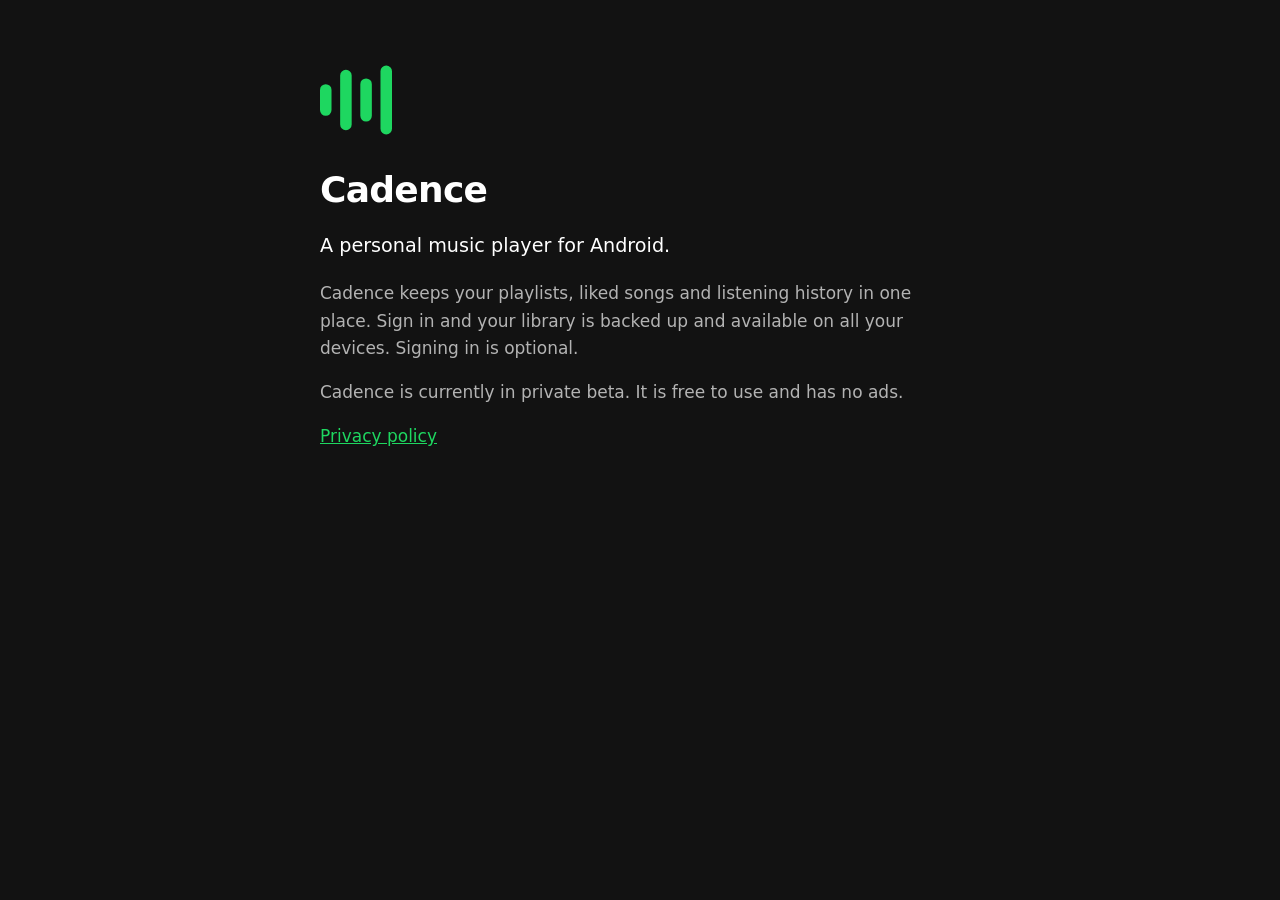
<file: index.html>
<!doctype html>
<html lang="en">
<head>
<meta charset="utf-8">
<meta name="viewport" content="width=device-width, initial-scale=1">
<title>Cadence</title>
<meta name="description" content="Cadence is a personal music player for Android.">
<link rel="stylesheet" href="style.css">
</head>
<body>
<main>
  <svg class="logo" viewBox="0 0 50 50" role="img" aria-label="Cadence logo">
    <path d="M4,18 V32 M18,8 V42 M32,14 V36 M46,5 V45" fill="none" stroke="#1ED760" stroke-width="8" stroke-linecap="round"/>
  </svg>
  <h1>Cadence</h1>
  <p class="lead">A personal music player for Android.</p>
  <p>Cadence keeps your playlists, liked songs and listening history in one place. Sign in and your library is backed up and available on all your devices. Signing in is optional.</p>
  <p>Cadence is currently in private beta. It is free to use and has no ads.</p>
  <p><a href="privacy.html">Privacy policy</a></p>
</main>
</body>
</html>
</file>
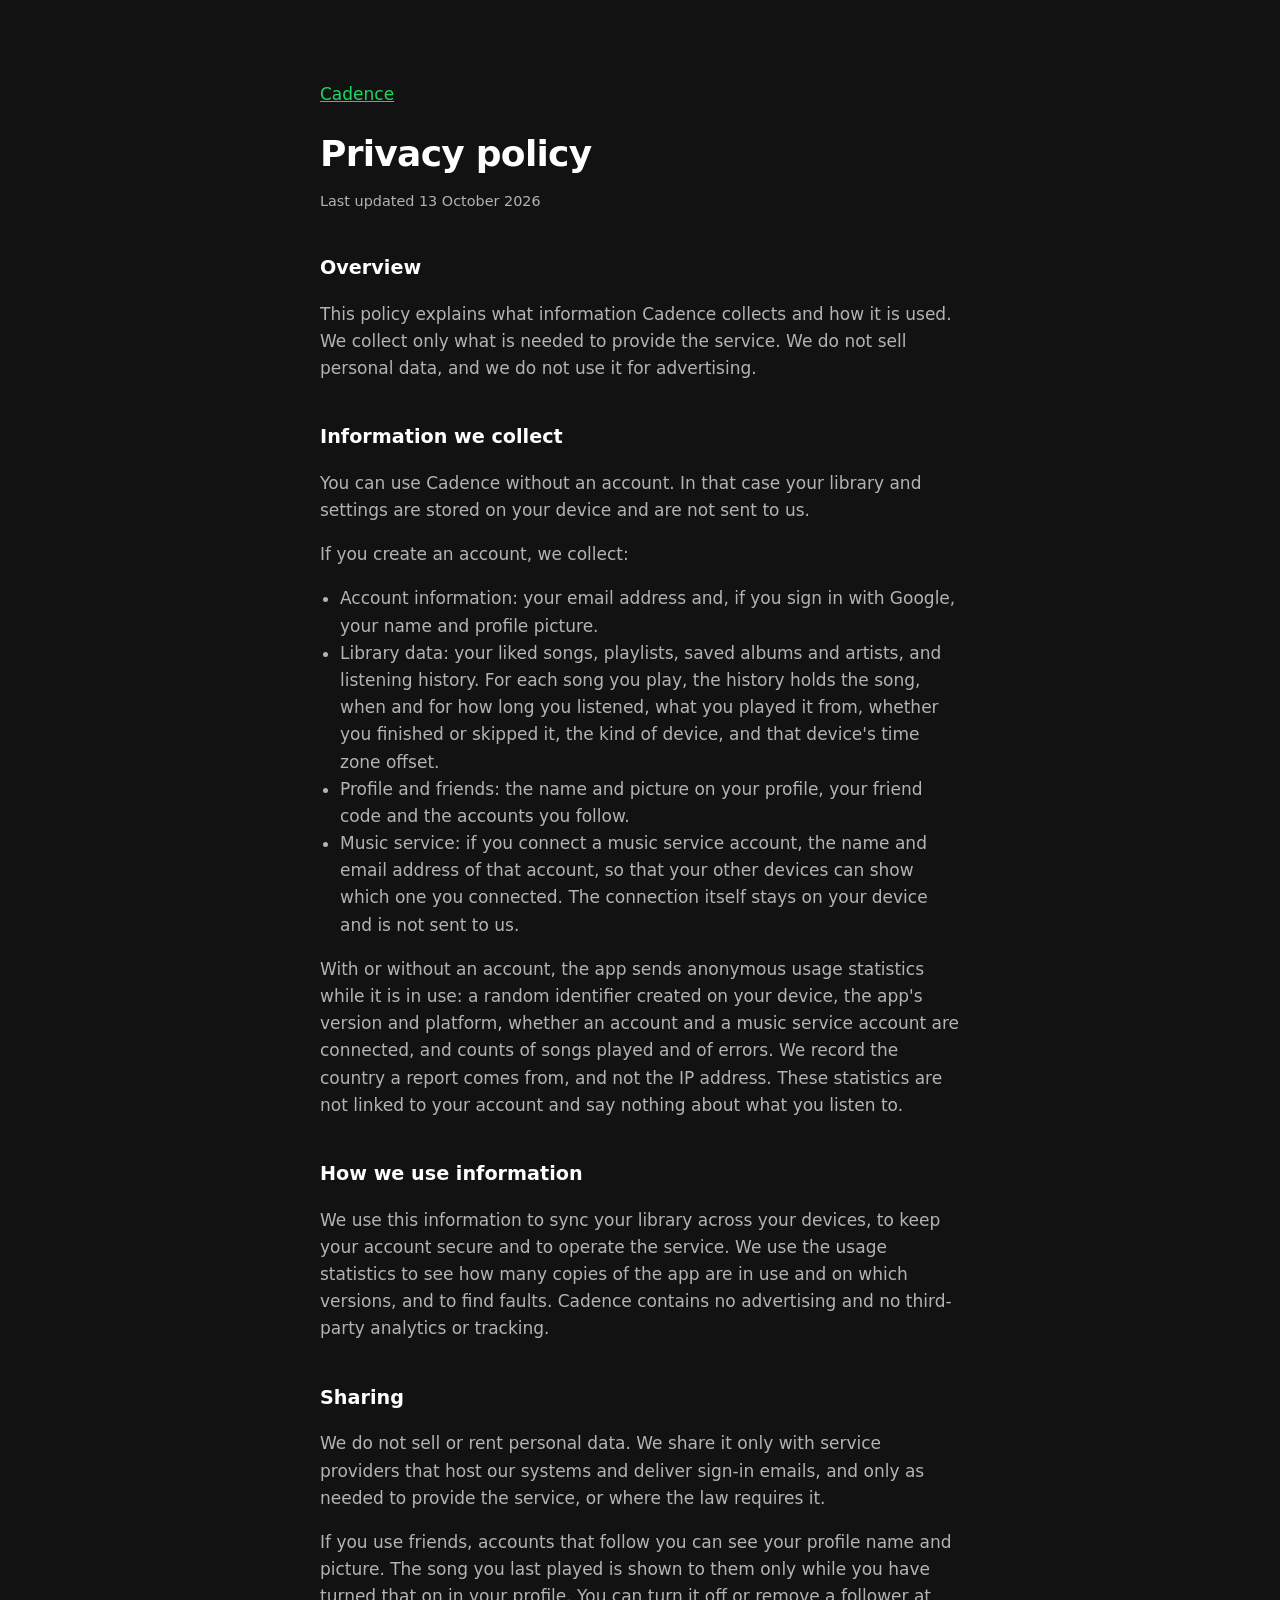
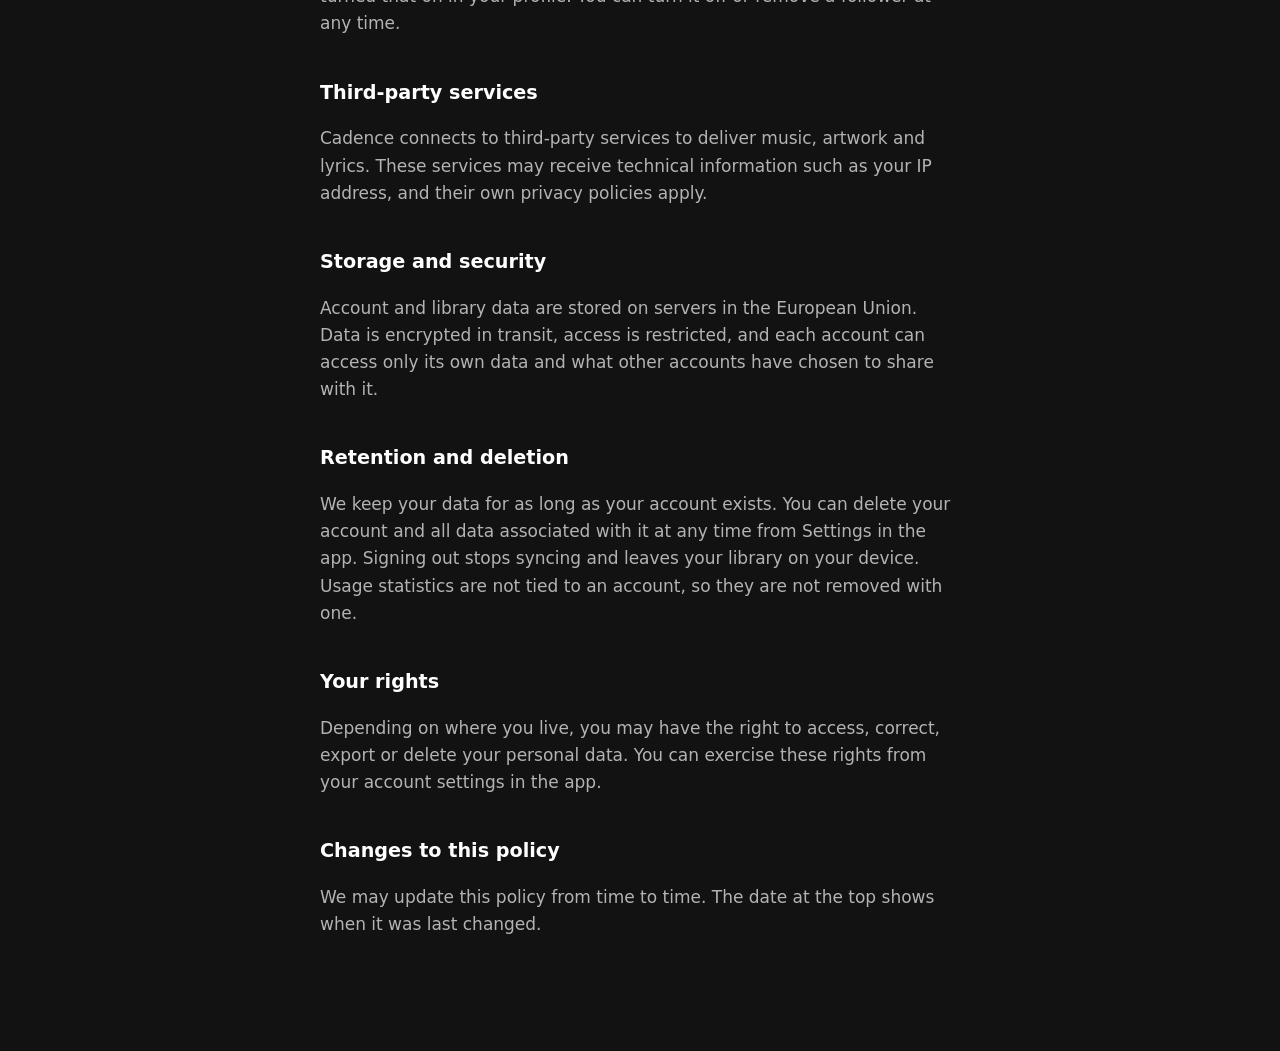
<file: privacy.html>
<!doctype html>
<html lang="en">
<head>
<meta charset="utf-8">
<meta name="viewport" content="width=device-width, initial-scale=1">
<title>Privacy policy - Cadence</title>
<meta name="description" content="How Cadence collects, uses and protects your information.">
<link rel="stylesheet" href="style.css">
</head>
<body>
<main>
  <p><a href="./">Cadence</a></p>
  <h1>Privacy policy</h1>
  <p class="note">Last updated 13 October 2026</p>

  <h2>Overview</h2>
  <p>This policy explains what information Cadence collects and how it is used. We collect only what is needed to provide the service. We do not sell personal data, and we do not use it for advertising.</p>

  <h2>Information we collect</h2>
  <p>You can use Cadence without an account. In that case your library and settings are stored on your device and are not sent to us.</p>
  <p>If you create an account, we collect:</p>
  <ul>
    <li>Account information: your email address and, if you sign in with Google, your name and profile picture.</li>
    <li>Library data: your liked songs, playlists, saved albums and artists, and listening history. For each song you play, the history holds the song, when and for how long you listened, what you played it from, whether you finished or skipped it, the kind of device, and that device's time zone offset.</li>
    <li>Profile and friends: the name and picture on your profile, your friend code and the accounts you follow.</li>
    <li>Music service: if you connect a music service account, the name and email address of that account, so that your other devices can show which one you connected. The connection itself stays on your device and is not sent to us.</li>
  </ul>
  <p>With or without an account, the app sends anonymous usage statistics while it is in use: a random identifier created on your device, the app's version and platform, whether an account and a music service account are connected, and counts of songs played and of errors. We record the country a report comes from, and not the IP address. These statistics are not linked to your account and say nothing about what you listen to.</p>

  <h2>How we use information</h2>
  <p>We use this information to sync your library across your devices, to keep your account secure and to operate the service. We use the usage statistics to see how many copies of the app are in use and on which versions, and to find faults. Cadence contains no advertising and no third-party analytics or tracking.</p>

  <h2>Sharing</h2>
  <p>We do not sell or rent personal data. We share it only with service providers that host our systems and deliver sign-in emails, and only as needed to provide the service, or where the law requires it.</p>
  <p>If you use friends, accounts that follow you can see your profile name and picture. The song you last played is shown to them only while you have turned that on in your profile. You can turn it off or remove a follower at any time.</p>

  <h2>Third-party services</h2>
  <p>Cadence connects to third-party services to deliver music, artwork and lyrics. These services may receive technical information such as your IP address, and their own privacy policies apply.</p>

  <h2>Storage and security</h2>
  <p>Account and library data are stored on servers in the European Union. Data is encrypted in transit, access is restricted, and each account can access only its own data and what other accounts have chosen to share with it.</p>

  <h2>Retention and deletion</h2>
  <p>We keep your data for as long as your account exists. You can delete your account and all data associated with it at any time from Settings in the app. Signing out stops syncing and leaves your library on your device. Usage statistics are not tied to an account, so they are not removed with one.</p>

  <h2>Your rights</h2>
  <p>Depending on where you live, you may have the right to access, correct, export or delete your personal data. You can exercise these rights from your account settings in the app.</p>

  <h2>Changes to this policy</h2>
  <p>We may update this policy from time to time. The date at the top shows when it was last changed.</p>
</main>
</body>
</html>
</file>
<file: style.css>
:root {
  color-scheme: dark;
}

body {
  margin: 0;
  background: #121212;
  color: #b3b3b3;
  font: 17px/1.6 system-ui, -apple-system, "Segoe UI", Roboto, sans-serif;
}

main {
  max-width: 40rem;
  margin: 0 auto;
  padding: 4rem 1.5rem 6rem;
}

.logo {
  width: 4.5rem;
  height: 4.5rem;
}

h1 {
  margin: 1.5rem 0 0.5rem;
  color: #fff;
  font-size: 2.25rem;
  line-height: 1.2;
  letter-spacing: -0.02em;
}

h2 {
  margin: 2.5rem 0 0.5rem;
  color: #fff;
  font-size: 1.2rem;
}

.lead {
  color: #fff;
  font-size: 1.2rem;
}

.note {
  font-size: 0.9rem;
}

a {
  color: #1ed760;
}

ul {
  padding-left: 1.25rem;
}
</file>
